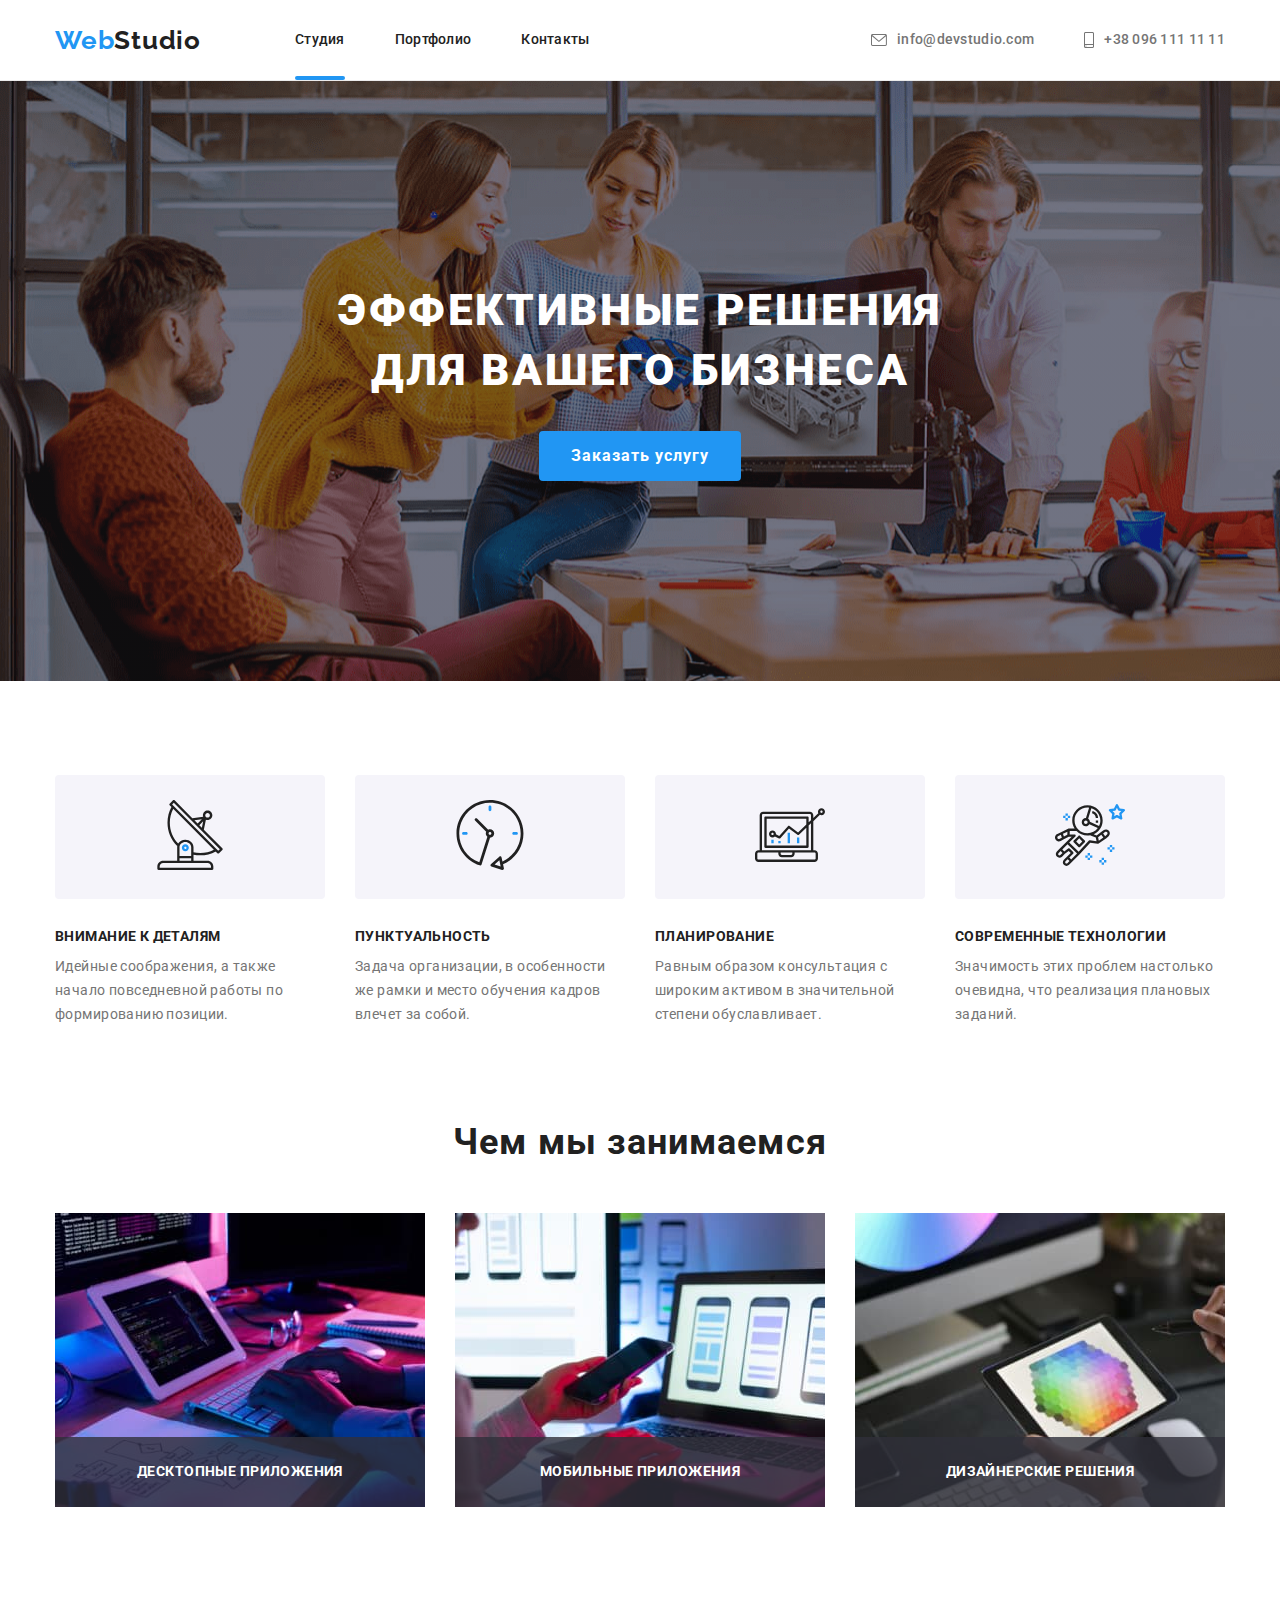
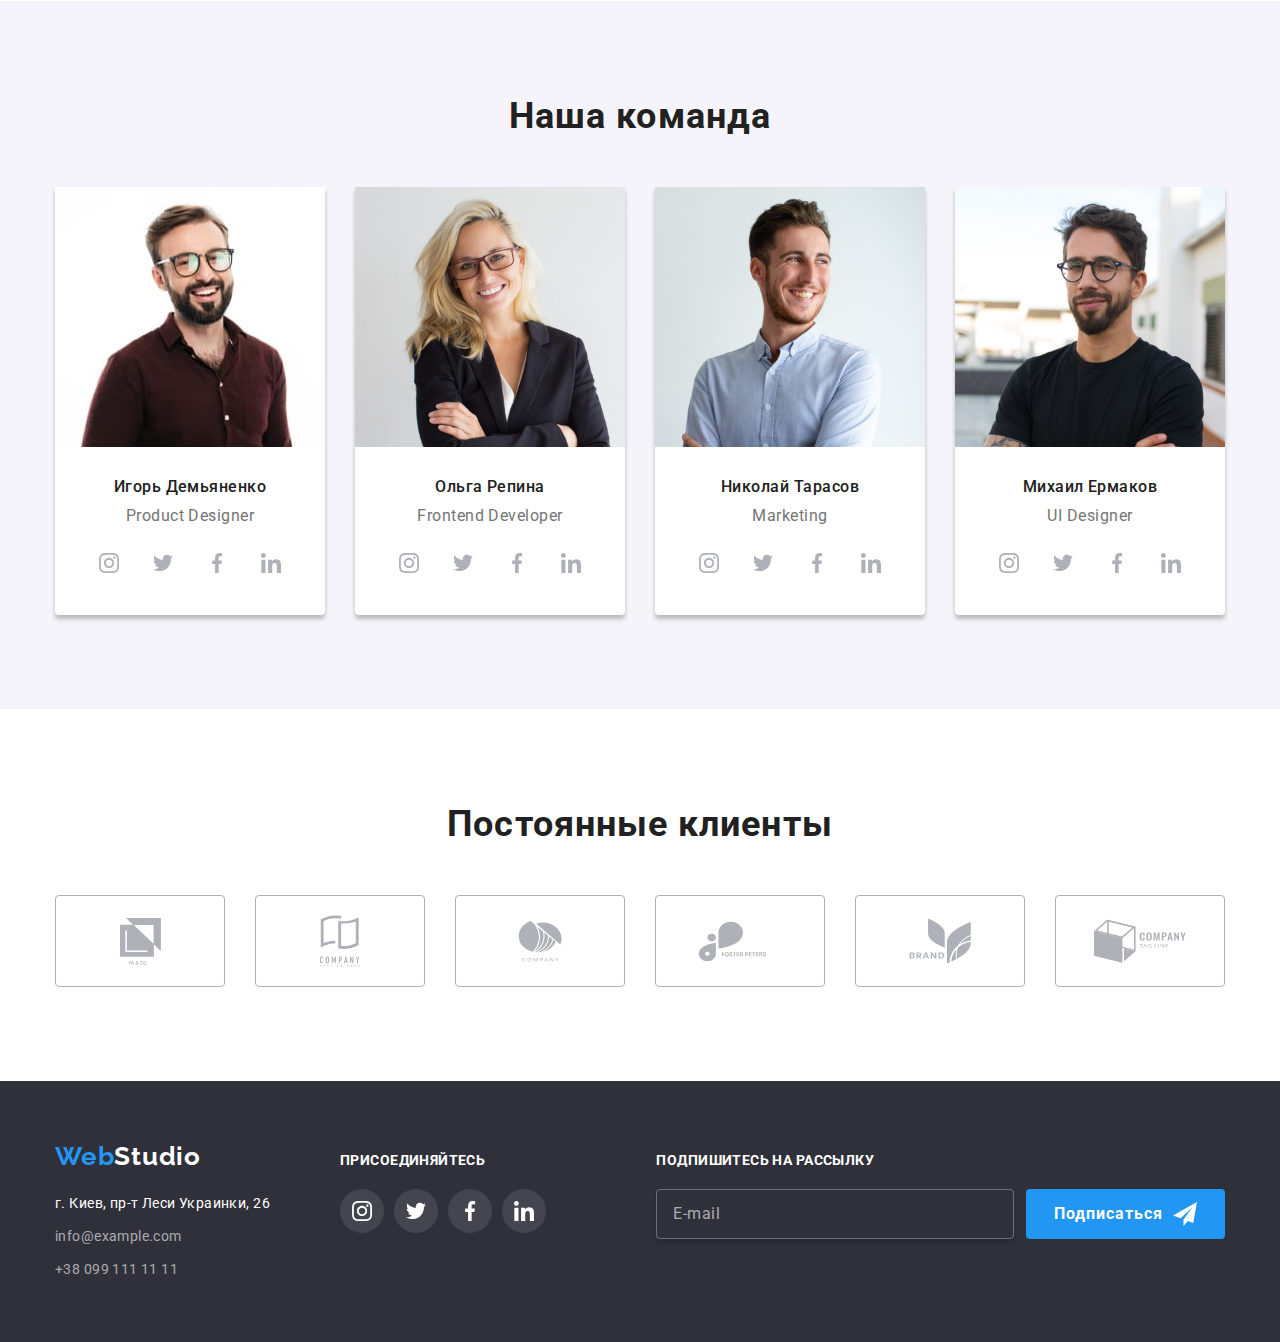
<file: index.html>
<!DOCTYPE html>
<html lang="ru">
  <head>
    <meta charset="UTF-8" />
    <meta http-equiv="X-UA-Compatible" content="IE=edge" />
    <meta name="viewport" content="width=device-width, initial-scale=1.0" />
    <link rel="preconnect" href="https://fonts.googleapis.com" />
    <link rel="preconnect" href="https://fonts.gstatic.com" crossorigin />
    <link
      href="https://fonts.googleapis.com/css2?family=Raleway:wght@700&family=Roboto:wght@400;500;700;900&display=swap"
      rel="stylesheet"
    />
    <title>Mainpage</title>
    <link
      rel="stylesheet"
      href="https://cdnjs.cloudflare.com/ajax/libs/modern-normalize/1.0.0/modern-normalize.min.css"
    />
    <link rel="stylesheet" href="./css/styles.css" />
  </head>
  <body>
    <header class="header-page">
      <div class="container">
        <nav class="header-nav">
          <a href="./index.html" class="logo link" lang="en"
            ><span class="logoletter">Web</span>Studio</a
          >
          <ul class="header-menu list">
            <li class="header-menu-item">
              <a class="header-menu-link link current" href="./index.html"
                >Студия</a
              >
            </li>
            <li class="header-menu-item">
              <a class="header-menu-link link" href="./portfolio.html"
                >Портфолио</a
              >
            </li>
            <li class="header-menu-item">
              <a class="header-menu-link link" href="">Контакты</a>
            </li>
          </ul>
        </nav>
        <ul class="header-addr list">
          <li class="headder-addr-item">
            <a href="email:info@devstudio.com" class="link-envelope link"
              ><svg class="icon-envelope" width="16" height="12">
                <use href="./images/icons.svg#icon-envelope"></use>
              </svg>
              info@devstudio.com</a
            >
          </li>
          <li class="headder-addr-item">
            <a href="tel:+380961111111" class="link-smartphone link">
              <svg class="icon-smartphone" width="10" height="16">
                <use href="./images/icons.svg#icon-smartphone"></use>
              </svg>
              +38 096 111 11 11</a
            >
          </li>
        </ul>
      </div>
    </header>

    <main>
      <section class="hero">
        <div class="container">
          <h1 class="hero-header">Эффективные решения для вашего бизнеса</h1>
          <button class="hero-button btn" type="button" data-modal-open>
            Заказать услугу
          </button>
        </div>
      </section>
      <section class="features">
        <h2 class="visually-hidden">Features</h2>
        <div class="container">
          <ul class="features-list list">
            <li class="features-items">
              <div class="features-icon-block">
                <svg class="features-icon">
                  <use href="./images/icons.svg#icon-antenna"></use>
                </svg>
              </div>
              <h3 class="features-item-header">Внимание к деталям</h3>
              <p class="features-item-text">
                Идейные соображения, а также начало повседневной работы по
                формированию позиции.
              </p>
            </li>
            <li class="features-items">
              <div class="features-icon-block">
                <svg class="features-icon">
                  <use href="./images/icons.svg#icon-clock"></use>
                </svg>
              </div>
              <h3 class="features-item-header">Пунктуальность</h3>
              <p class="features-item-text">
                Задача организации, в особенности же рамки и место обучения
                кадров влечет за собой.
              </p>
            </li>
            <li class="features-items">
              <div class="features-icon-block">
                <svg class="features-icon">
                  <use href="./images/icons.svg#icon-diagram"></use>
                </svg>
              </div>
              <h3 class="features-item-header">Планирование</h3>
              <p class="features-item-text">
                Равным образом консультация с широким активом в значительной
                степени обуславливает.
              </p>
            </li>
            <li class="features-items">
              <div class="features-icon-block">
                <svg class="features-icon">
                  <use href="./images/icons.svg#icon-astronaut"></use>
                </svg>
              </div>
              <h3 class="features-item-header">Современные технологии</h3>
              <p class="features-item-text">
                Значимость этих проблем настолько очевидна, что реализация
                плановых заданий.
              </p>
            </li>
          </ul>
        </div>
      </section>
      <section class="what-we-do">
        <div class="container">
          <h2 class="what-we-do__header">Чем мы занимаемся</h2>
          <ul class="what-we-do__list list">
            <li class="what-we-do-item">
              <img
                class="what-we-do-item__img"
                src="./images/box1.jpg"
                alt="работа над десктопными приложениями"
                width="370"
                height="294"
              />
              <p class="what-we-do-item__text">Десктопные приложения</p>
            </li>
            <li class="what-we-do-item">
              <img
                class="what-we-do-item__img"
                src="./images/box2.jpg"
                alt="набота над мобильными приложениями"
                width="370"
                height="294"
              />
              <p class="what-we-do-item__text">Мобильные приложения</p>
            </li>
            <li class="what-we-do-item">
              <img
                class="what-we-do-item__img"
                src="./images/box3.jpg"
                alt="работа над планшетами"
                width="370"
                height="294"
              />
              <p class="what-we-do-item__text">Дизайнерские решения</p>
            </li>
          </ul>
        </div>
      </section>
      <section class="team">
        <div class="container">
          <h2 class="team__header">Наша команда</h2>
          <ul class="team__list list">
            <li class="team-item">
              <img
                src="./images/img1.jpg"
                alt="Product designer"
                width="270"
                height="260"
              />
              <div class="team-data">
                <h3 class="team-data__name">Игорь Демьяненко</h3>
                <p class="team-data__prof" lang="en">Product Designer</p>

                <ul class="soc-icons-block list">
                  <li class="soc-icons-block__item">
                    <a
                      href=""
                      class="soc-link"
                      target="_blank"
                      noopener
                      noreferrer
                    >
                      <svg class="soc-icon">
                        <use href="./images/icons.svg#icon-instagram"></use>
                      </svg>
                    </a>
                  </li>
                  <li class="soc-icons-block__item">
                    <a
                      href=""
                      class="soc-link"
                      target="_blank"
                      noopener
                      noreferrer
                    >
                      <svg class="soc-icon">
                        <use href="./images/icons.svg#icon-twitter"></use>
                      </svg>
                    </a>
                  </li>
                  <li class="soc-icons-block__item">
                    <a
                      href=""
                      class="soc-link"
                      target="_blank"
                      noopener
                      noreferrer
                    >
                      <svg class="soc-icon">
                        <use href="./images/icons.svg#icon-facebook"></use>
                      </svg>
                    </a>
                  </li>
                  <li class="soc-icons-block__item">
                    <a
                      href=""
                      class="soc-link"
                      target="_blank"
                      noopener
                      noreferrer
                    >
                      <svg class="soc-icon">
                        <use href="./images/icons.svg#icon-linkedin"></use>
                      </svg>
                    </a>
                  </li>
                </ul>
              </div>
            </li>
            <li class="team-item">
              <img
                src="./images/img2.jpg"
                alt="Frontend Developer"
                width="270"
                height="260"
              />
              <div class="team-data">
                <h3 class="team-data__name">Ольга Репина</h3>
                <p class="team-data__prof" lang="en">Frontend Developer</p>
                <ul class="soc-icons-block list">
                  <li class="soc-icons-block__item">
                    <a
                      href=""
                      class="soc-link"
                      target="_blank"
                      noopener
                      noreferrer
                    >
                      <svg class="soc-icon">
                        <use href="./images/icons.svg#icon-instagram"></use>
                      </svg>
                    </a>
                  </li>
                  <li class="soc-icons-block__item">
                    <a
                      class="soc-link"
                      href=""
                      target="_blank"
                      noopener
                      noreferrer
                    >
                      <svg class="soc-icon">
                        <use href="./images/icons.svg#icon-twitter"></use>
                      </svg>
                    </a>
                  </li>
                  <li class="soc-icons-block__item">
                    <a
                      class="soc-link"
                      href=""
                      target="_blank"
                      noopener
                      noreferrer
                    >
                      <svg class="soc-icon">
                        <use href="./images/icons.svg#icon-facebook"></use>
                      </svg>
                    </a>
                  </li>
                  <li class="soc-icons-block__item">
                    <a
                      class="soc-link"
                      href=""
                      target="_blank"
                      noopener
                      noreferrer
                    >
                      <svg class="soc-icon">
                        <use href="./images/icons.svg#icon-linkedin"></use>
                      </svg>
                    </a>
                  </li>
                </ul>
              </div>
            </li>
            <li class="team-item">
              <img
                src="./images/img3.jpg"
                alt="Marketing"
                width="270"
                height="260"
              />
              <div class="team-data">
                <h3 class="team-data__name">Николай Тарасов</h3>
                <p class="team-data__prof" lang="en">Marketing</p>
                <ul class="soc-icons-block list">
                  <li class="soc-icons-block__item">
                    <a
                      class="soc-link"
                      href=""
                      target="_blank"
                      noopener
                      noreferrer
                    >
                      <svg class="soc-icon">
                        <use href="./images/icons.svg#icon-instagram"></use>
                      </svg>
                    </a>
                  </li>
                  <li class="soc-icons-block__item">
                    <a
                      class="soc-link"
                      href=""
                      target="_blank"
                      noopener
                      noreferrer
                    >
                      <svg class="soc-icon">
                        <use href="./images/icons.svg#icon-twitter"></use>
                      </svg>
                    </a>
                  </li>
                  <li class="soc-icons-block__item">
                    <a
                      class="soc-link"
                      href=""
                      target="_blank"
                      noopener
                      noreferrer
                    >
                      <svg class="soc-icon">
                        <use href="./images/icons.svg#icon-facebook"></use>
                      </svg>
                    </a>
                  </li>
                  <li class="soc-icons-block__item">
                    <a
                      class="soc-link"
                      href=""
                      target="_blank"
                      noopener
                      noreferrer
                    >
                      <svg class="soc-icon">
                        <use href="./images/icons.svg#icon-linkedin"></use>
                      </svg>
                    </a>
                  </li>
                </ul>
              </div>
            </li>
            <li class="team-item">
              <img
                src="./images/img4.jpg"
                alt="UI Designer"
                width="270"
                height="260"
              />
              <div class="team-data">
                <h3 class="team-data__name">Михаил Ермаков</h3>
                <p class="team-data__prof" lang="en">UI Designer</p>
                <ul class="soc-icons-block list">
                  <li class="soc-icons-block__item">
                    <a
                      class="soc-link"
                      href=""
                      target="_blank"
                      noopener
                      noreferrer
                    >
                      <svg class="soc-icon">
                        <use href="./images/icons.svg#icon-instagram"></use>
                      </svg>
                    </a>
                  </li>
                  <li class="soc-icons-block__item">
                    <a
                      class="soc-link"
                      href=""
                      target="_blank"
                      noopener
                      noreferrer
                    >
                      <svg class="soc-icon">
                        <use href="./images/icons.svg#icon-twitter"></use>
                      </svg>
                    </a>
                  </li>
                  <li class="soc-icons-block__item">
                    <a
                      class="soc-link"
                      href=""
                      target="_blank"
                      noopener
                      noreferrer
                    >
                      <svg class="soc-icon">
                        <use href="./images/icons.svg#icon-facebook"></use>
                      </svg>
                    </a>
                  </li>
                  <li class="soc-icons-block__item">
                    <a
                      class="soc-link"
                      href=""
                      target="_blank"
                      noopener
                      noreferrer
                    >
                      <svg class="soc-icon">
                        <use href="./images/icons.svg#icon-linkedin"></use>
                      </svg>
                    </a>
                  </li>
                </ul>
              </div>
            </li>
          </ul>
        </div>
      </section>

      <section class="clients">
        <div class="container">
          <h2 class="clients__header">Постоянные клиенты</h2>
          <ul class="clients__list list">
            <li class="client-item">
              <a
                href=""
                class="client-link"
                target="_blank"
                noopener
                noreferrer
              >
                <svg class="client-icon" width="41" height="47">
                  <use href="./images/icons.svg#icon-group-1"></use>
                </svg>
              </a>
            </li>
            <li class="client-item">
              <a
                href=""
                class="client-link"
                target="_blank"
                noopener
                noreferrer
              >
                <svg class="client-icon" width="40" height="52">
                  <use href="./images/icons.svg#icon-group-2"></use>
                </svg>
              </a>
            </li>
            <li class="client-item">
              <a
                href=""
                class="client-link"
                target="_blank"
                noopener
                noreferrer
              >
                <svg class="client-icon" width="44" height="42">
                  <use href="./images/icons.svg#icon-group-3"></use>
                </svg>
              </a>
            </li>
            <li class="client-item">
              <a
                href=""
                class="client-link"
                target="_blank"
                noopener
                noreferrer
              >
                <svg class="client-icon" width="85" height="41">
                  <use href="./images/icons.svg#icon-group-4"></use>
                </svg>
              </a>
            </li>
            <li class="client-item">
              <a
                href=""
                class="client-link"
                target="_blank"
                noopener
                noreferrer
              >
                <svg class="client-icon" width="63" height="46">
                  <use href="./images/icons.svg#icon-group-5"></use>
                </svg>
              </a>
            </li>
            <li class="client-item">
              <a
                href=""
                class="client-link"
                target="_blank"
                noopener
                noreferrer
              >
                <svg class="client-icon" width="94" height="44">
                  <use href="./images/icons.svg#icon-group-6"></use>
                </svg>
              </a>
            </li>
          </ul>
        </div>
      </section>
    </main>

    <footer class="footer">
      <div class="container">
        <div class="address-block">
          <a href="./index.html" lang="en" class="logo logo-footer link"
            ><span class="logoletter">Web</span>Studio
          </a>
          <address class="address">
            <ul class="footer-list list">
              <li class="footer-item">
                <a
                  href="https://www.google.com/maps/d/viewer?msa=0&mid=10uSM3H-mIU3GznYo2szRIEphczw&ll=50.427407309700655%2C30.538310300981728&z=18"
                  class="footer-addressletter link"
                  target="_blank"
                  noopener
                  noreferrer
                  >г. Киев, пр-т Леси Украинки, 26</a
                >
              </li>
              <li class="footer-item">
                <a href="mailto:info@example.com" class="link footer-tel"
                  >info@example.com</a
                >
              </li>
              <li class="footer-item">
                <a href="tel:+380991111111" class="link footer-tel"
                  >+38 099 111 11 11</a
                >
              </li>
            </ul>
          </address>
        </div>
        <div class="social-block">
          <p>присоединяйтесь</p>
          <ul class="soc-icons-block list">
            <li class="soc-icons-block__item">
              <a href="" class="soc-link" target="_blank" noopener noreferrer>
                <svg class="soc-icon soc-icon--f">
                  <use href="./images/icons.svg#icon-instagram"></use>
                </svg>
              </a>
            </li>
            <li class="soc-icons-block__item">
              <a href="" class="soc-link" target="_blank" noopener noreferrer>
                <svg class="soc-icon soc-icon--f">
                  <use href="./images/icons.svg#icon-twitter"></use>
                </svg>
              </a>
            </li>
            <li class="soc-icons-block__item">
              <a href="" class="soc-link" target="_blank" noopener noreferrer>
                <svg class="soc-icon soc-icon--f">
                  <use href="./images/icons.svg#icon-facebook"></use>
                </svg>
              </a>
            </li>
            <li class="soc-icons-block__item">
              <a href="" class="soc-link" target="_blank" noopener noreferrer>
                <svg class="soc-icon soc-icon--f">
                  <use href="./images/icons.svg#icon-linkedin"></use>
                </svg>
              </a>
            </li>
          </ul>
        </div>
        <div class="subscription-block">
          <p>Подпишитесь на рассылку</p>
          <form action="#" class="email-field">
            <input
              type="email"
              name="email"
              placeholder="E-mail"
              autocomplete="off"
            />
            <button type="submit" class="subscription-btn">
              Подписаться
              <svg class="icon-send">
                <use href="./images/icons.svg#icon-send"></use>
              </svg>
            </button>
          </form>
        </div>
      </div>
    </footer>

    <div class="backdrop is-hidden" data-modal>
      <div class="modal">
        <button type="button" class="btn-close" data-modal-close>
          <svg class="close-icon" width="18" height="18">
            <use href="./images/icons.svg#icon-close"></use>
          </svg>
        </button>
        <p>Оставьте свои данные, мы вам перезвоним</p>
        <form class="form-inputs">
          <ul class="list">
            <li class="form-item">
              <label
                >Имя
                <input type="text" name="person-name" />
                <svg class="form-icons">
                  <use href="./images/icons.svg#icon-person"></use>
                </svg>
              </label>
            </li>
            <li class="form-item">
              <label
                >Телефон
                <input type="phone" name="person-phone" />
                <svg class="form-icons">
                  <use href="./images/icons.svg#icon-phone"></use>
                </svg>
              </label>
            </li>
            <li class="form-item">
              <label
                >Почта
                <input type="email" name="person-email" />
                <svg class="form-icons">
                  <use href="./images/icons.svg#icon-email"></use>
                </svg>
              </label>
            </li>
            <li class="form-item">
              <label
                >Коментарий
                <textarea
                  name="person-comment"
                  placeholder="Введите текст"
                ></textarea>
              </label>
            </li>
          </ul>
          <div class="terms-block">
            <label class="terms-label"
              >Соглашаюсь с рассылкой и принимаю &nbsp;
              <span><a href="" noopener noreferer>Условия договора</a></span>
              <input type="checkbox" name="terms" class="terms-input" />
              <span>
                <svg class="icon-check">
                  <use href="./images/icons.svg#icon-check"></use>
                </svg>
              </span>
            </label>
          </div>
          <button type="submit" class="submit btn">Отправить</button>
        </form>
      </div>
    </div>
    <script src="js/modal.js"></script>
  </body>
</html>
</file>
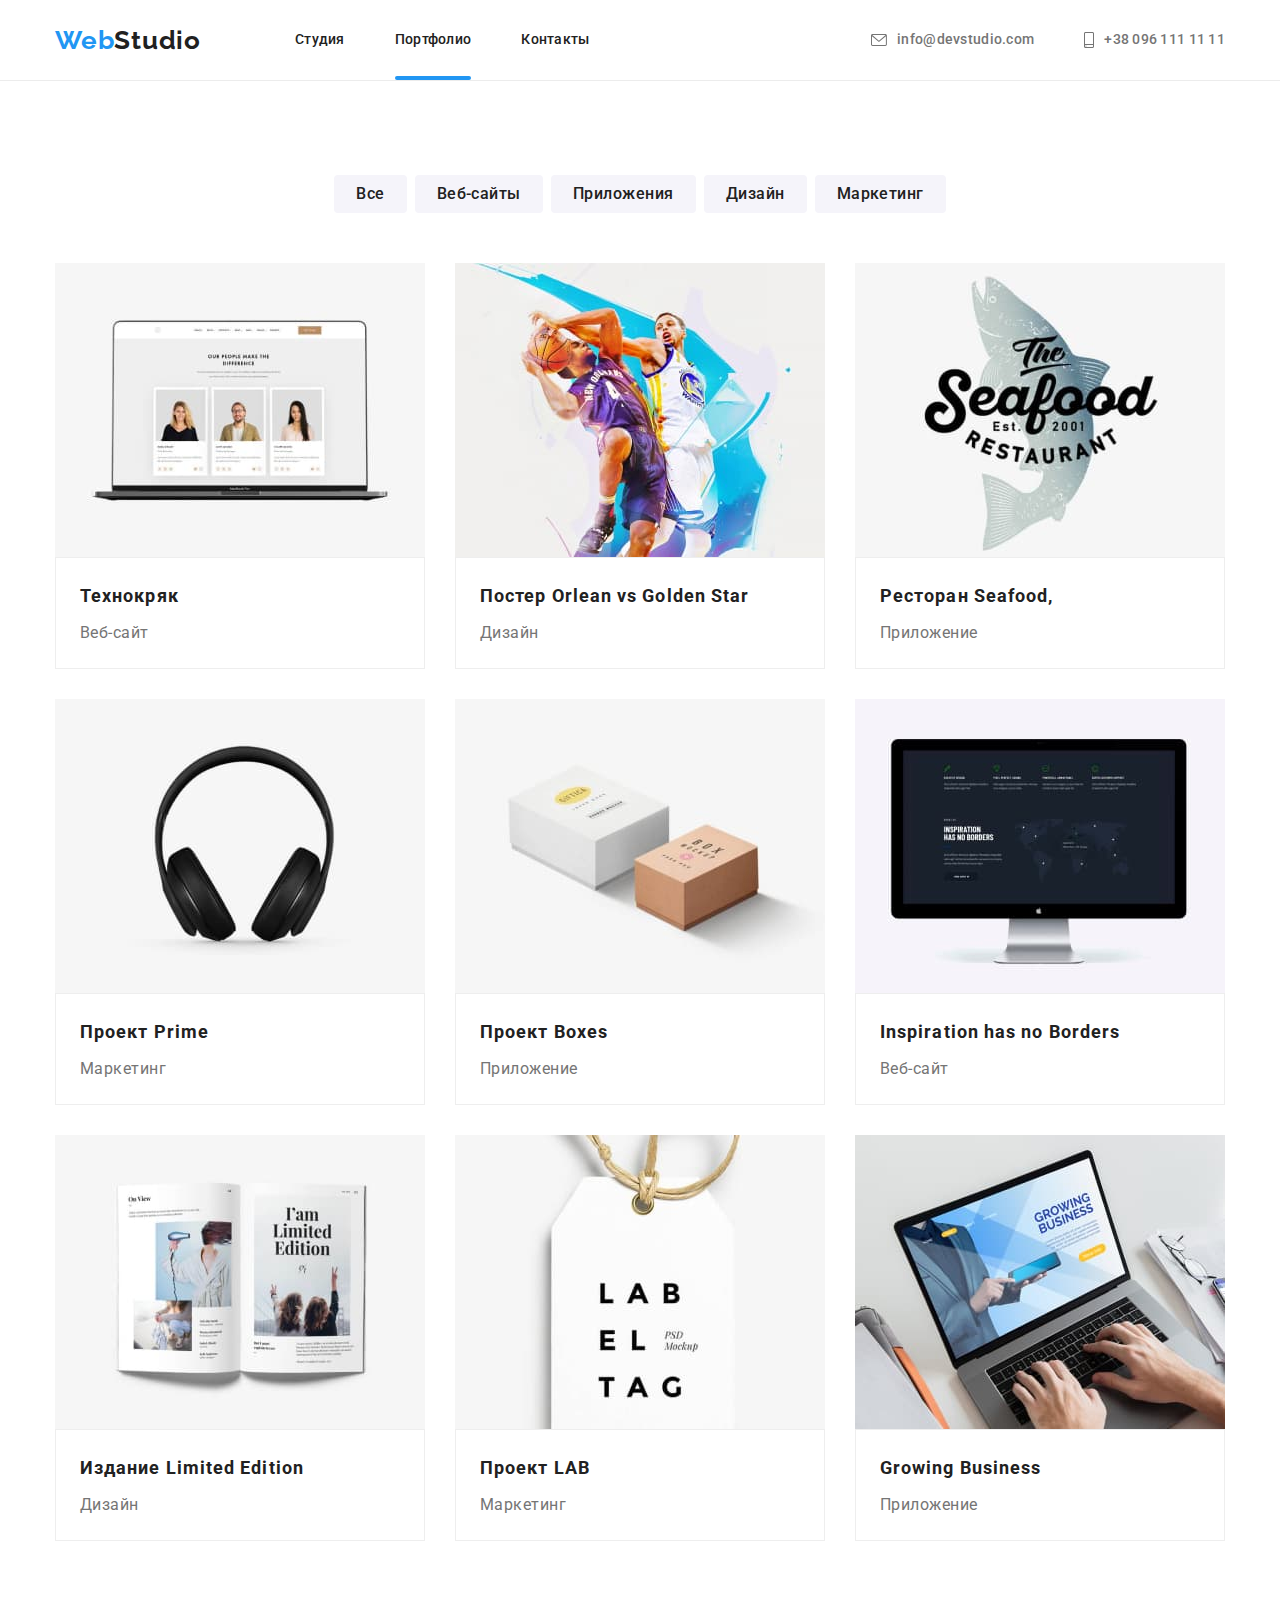
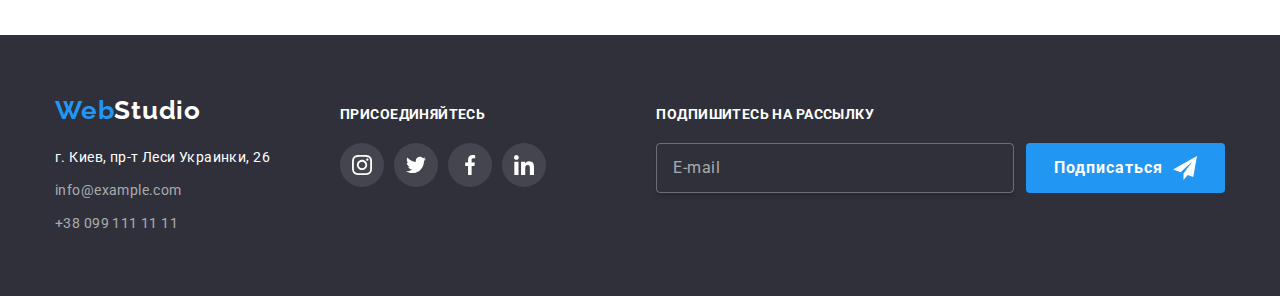
<file: portfolio.html>
<!DOCTYPE html>
<html lang="en">
  <head>
    <meta charset="UTF-8" />
    <meta http-equiv="X-UA-Compatible" content="IE=edge" />
    <meta name="viewport" content="width=device-width, initial-scale=1.0" />
    <link rel="preconnect" href="https://fonts.googleapis.com" />
    <link rel="preconnect" href="https://fonts.gstatic.com" crossorigin />
    <link
      href="https://fonts.googleapis.com/css2?family=Raleway:wght@700&family=Roboto:wght@400;500;700;900&display=swap"
      rel="stylesheet"
    />
    <title>Portfolio</title>
    <link
      rel="stylesheet"
      href="https://cdnjs.cloudflare.com/ajax/libs/modern-normalize/1.0.0/modern-normalize.min.css"
    />
    <link rel="stylesheet" href="./css/styles.css" />
  </head>

  <body>
    <header class="header-page">
      <div class="container">
        <nav class="header-nav">
          <a href="./index.html" class="logo link" lang="en"
            ><span class="logoletter">Web</span>Studio</a
          >
          <ul class="header-menu list">
            <li class="header-menu-item">
              <a class="header-menu-link link" href="./index.html">Студия</a>
            </li>
            <li class="header-menu-item">
              <a class="header-menu-link link current" href="./portfolio.html"
                >Портфолио</a
              >
            </li>
            <li class="header-menu-item">
              <a class="header-menu-link link" href="">Контакты</a>
            </li>
          </ul>
        </nav>
        <ul class="header-addr list">
          <li class="headder-addr-item">
            <a href="email:info@devstudio.com" class="link-envelope link"
              ><svg class="icon-envelope" width="16" height="12">
                <use href="./images/icons.svg#icon-envelope"></use>
              </svg>
              info@devstudio.com</a
            >
          </li>
          <li class="headder-addr-item">
            <a href="tel:+380961111111" class="link-smartphone link">
              <svg class="icon-smartphone" width="10" height="16">
                <use href="./images/icons.svg#icon-smartphone"></use>
              </svg>
              +38 096 111 11 11</a
            >
          </li>
        </ul>
      </div>
    </header>

    <main>
      <section class="filter">
        <h2 class="visually-hidden">Галерея</h2>
        <div class="container">
          <ul class="filter-list list">
            <li class="filter-item">
              <button class="filter-button btn" type="button">Все</button>
            </li>
            <li class="filter-item">
              <button class="filter-button btn" type="button">Веб-сайты</button>
            </li>
            <li class="filter-item">
              <button class="filter-button btn" type="button">
                Приложения
              </button>
            </li>
            <li class="filter-item">
              <button class="filter-button btn" type="button">Дизайн</button>
            </li>
            <li class="filter-item">
              <button class="filter-button btn" type="button">Маркетинг</button>
            </li>
          </ul>

          <ul class="gallery-list list">
            <li class="gallery-item">
              <a href="" class="g-link">
                <div class="overlay">
                  <img
                    src="./images/portfolio/img1-laptop.jpg"
                    alt="laptop"
                    width="370"
                    height="294"
                  />
                  <p class="over-text">
                    Технокряк это современная площадка распространения
                    коронавируса. Компании используют эту платформу для
                    цифрового шпионажа и атак на защищённые сервера конкурентов.
                  </p>
                </div>
                <div class="gallery-data">
                  <h2 class="gallery-header">Технокряк</h2>
                  <p class="gallery-type">Веб-сайт</p>
                </div>
              </a>
            </li>
            <li class="gallery-item">
              <a href="" class="g-link">
                <img
                  src="./images/portfolio/img2-basketball.jpg"
                  alt="poster"
                  width="370"
                  height="294"
                />
                <div class="gallery-data">
                  <h2 class="gallery-header">
                    Постер <span lang="en">Orlean vs Golden Star</span>
                  </h2>
                  <p class="gallery-type">Дизайн</p>
                </div>
              </a>
            </li>
            <li class="gallery-item">
              <a href="" class="g-link">
                <img
                  src="./images/portfolio/img3-seafood.jpg"
                  alt="laptop"
                  width="370"
                  height="294"
                />
                <div class="gallery-data">
                  <h2 class="gallery-header">
                    Ресторан <span lang="en">Seafood,</span>
                  </h2>
                  <p class="gallery-type">Приложение</p>
                </div>
              </a>
            </li>
            <li class="gallery-item">
              <a href="" class="g-link">
                <img
                  src="./images/portfolio/img4-headphones.jpg"
                  alt="laptop"
                  width="370"
                  height="294"
                />
                <div class="gallery-data">
                  <h2 class="gallery-header">Проект Prime</h2>
                  <p class="gallery-type">Маркетинг</p>
                </div>
              </a>
            </li>
            <li class="gallery-item">
              <a href="" class="g-link">
                <img
                  src="./images/portfolio/img5-boxes.jpg"
                  alt="laptop"
                  width="370"
                  height="294"
                />
                <div class="gallery-data">
                  <h2 class="gallery-header">
                    Проект <span lang="en"> Boxes</span>
                  </h2>
                  <p class="gallery-type">Приложение</p>
                </div>
              </a>
            </li>
            <li class="gallery-item">
              <a href="" class="g-link">
                <img
                  src="./images/portfolio/img6-monitor.jpg"
                  alt="laptop"
                  width="370"
                  height="294"
                />
                <div class="gallery-data">
                  <h2 class="gallery-header" lang="en">
                    Inspiration has no Borders
                  </h2>
                  <p class="gallery-type">Веб-сайт</p>
                </div>
              </a>
            </li>
            <li class="gallery-item">
              <a href="" class="g-link">
                <img
                  src="./images/portfolio/img7-magazine.jpg"
                  alt="laptop"
                  width="370"
                  height="294"
                />
                <div class="gallery-data">
                  <h2 class="gallery-header">
                    Издание <span lang="en">Limited Edition</span>
                  </h2>
                  <p class="gallery-type">Дизайн</p>
                </div>
              </a>
            </li>
            <li class="gallery-item">
              <a href="" class="g-link">
                <img
                  src="./images/portfolio/img8-label.jpg"
                  alt="laptop"
                  width="370"
                  height="294"
                />
                <div class="gallery-data">
                  <h2 class="gallery-header">
                    Проект <span lang="en">LAB</span>
                  </h2>
                  <p class="gallery-type">Маркетинг</p>
                </div>
              </a>
            </li>
            <li class="gallery-item">
              <a href="" class="g-link">
                <img
                  src="./images/portfolio/img9-workonlaptop.jpg"
                  alt="laptop"
                  width="370"
                  height="294"
                />
                <div class="gallery-data">
                  <h2 class="gallery-header" lang="en">Growing Business</h2>
                  <p class="gallery-type">Приложение</p>
                </div>
              </a>
            </li>
          </ul>
        </div>
      </section>
    </main>

    <footer class="footer">
      <div class="container">
        <div class="address-block">
          <a href="./index.html" lang="en" class="logo logo-footer link"
            ><span class="logoletter">Web</span>Studio
          </a>
          <address class="address">
            <ul class="footer-list list">
              <li class="footer-item">
                <a
                  href="https://www.google.com/maps/d/viewer?msa=0&mid=10uSM3H-mIU3GznYo2szRIEphczw&ll=50.427407309700655%2C30.538310300981728&z=18"
                  class="footer-addressletter link"
                  target="_blank"
                  noopener
                  noreferrer
                  >г. Киев, пр-т Леси Украинки, 26</a
                >
              </li>
              <li class="footer-item">
                <a href="mailto:info@example.com" class="link footer-tel"
                  >info@example.com</a
                >
              </li>
              <li class="footer-item">
                <a href="tel:+380991111111" class="link footer-tel"
                  >+38 099 111 11 11</a
                >
              </li>
            </ul>
          </address>
        </div>
        <div class="social-block">
          <p>присоединяйтесь</p>
          <ul class="soc-icons-block list">
            <li class="soc-icons-block__item">
              <a href="" class="soc-link" target="_blank" noopener noreferrer>
                <svg class="soc-icon soc-icon--f">
                  <use href="./images/icons.svg#icon-instagram"></use>
                </svg>
              </a>
            </li>
            <li class="soc-icons-block__item">
              <a href="" class="soc-link" target="_blank" noopener noreferrer>
                <svg class="soc-icon soc-icon--f">
                  <use href="./images/icons.svg#icon-twitter"></use>
                </svg>
              </a>
            </li>
            <li class="soc-icons-block__item">
              <a href="" class="soc-link" target="_blank" noopener noreferrer>
                <svg class="soc-icon soc-icon--f">
                  <use href="./images/icons.svg#icon-facebook"></use>
                </svg>
              </a>
            </li>
            <li class="soc-icons-block__item">
              <a href="" class="soc-link" target="_blank" noopener noreferrer>
                <svg class="soc-icon soc-icon--f">
                  <use href="./images/icons.svg#icon-linkedin"></use>
                </svg>
              </a>
            </li>
          </ul>
        </div>
        <div class="subscription-block">
          <p>Подпишитесь на рассылку</p>
          <form action="#" class="email-field">
            <input
              type="email"
              name="email"
              placeholder="E-mail"
              autocomplete="off"
            />
            <button type="submit" class="subscription-btn">
              Подписаться
              <svg class="icon-send">
                <use href="./images/icons.svg#icon-send"></use>
              </svg>
            </button>
          </form>
        </div>
      </div>
    </footer>
  </body>
</html>
</file>
<file: css/styles.css>
:root {
  --maintext-color: #212121;
  --activebutton-textcolor: #ffffff;
  --active-color: #2196f3;
  --time-anim: 250ms;
  --trform-style: cubic-bezier(0.4, 0, 0.2, 1);
}

body {
  font-family: "Roboto", sans-serif;
  color: #757575;
}
p,
h1,
h2,
h3,
h4,
h5,
h6 {
  margin: 0;
}
.visually-hidden {
  position: absolute;
  width: 1px;
  height: 1px;
  margin: -1px;
  padding: 0;
  overflow: hidden;
  border: 0;
  clip: rect(0 0 0 0);
}
.list {
  list-style: none;
  margin: 0;
  padding: 0;
}

.link {
  color: #757575;
  text-decoration: none;
  transition: color var(--time-anim) var(--trform-style);
}
.link:hover,
.link:focus {
  color: var(--active-color);
}

/* ------------INDEX--------------- */
.container {
  width: 1200px;
  padding: 0 15px;
  margin: 0 auto;
}
.header-page {
  border-bottom: 1px solid #ececec;

  font-weight: 500;
  font-size: 14px;
  line-height: 1.14;
  letter-spacing: 0.02em;
}
.header-page .container {
  display: flex;
  flex-basis: auto;
  align-items: center;
}

.logo {
  color: var(--maintext-color);

  font-family: "Raleway", sans-serif;
  font-weight: bold;
  font-size: 26px;
  line-height: 1.19;
  letter-spacing: 0.03em;
}
.logoletter {
  color: var(--active-color);
}
.header-nav {
  display: flex;
  align-items: center;
}
.header-menu {
  display: flex;
  margin-left: 94px;
}
.header-menu-item:not(:last-child) {
  margin-right: 50px;
}
.header-menu-link {
  padding: 32px 0;
  color: var(--maintext-color);
  position: relative;
}
.current::after {
  content: "";
  position: absolute;
  width: 100%;
  height: 4px;
  border-radius: 4px;
  background-color: var(--active-color);
  bottom: -1px;
  left: 0;
}
.header-addr {
  display: flex;
  margin-left: auto;
}
.header-addr .link {
  display: flex;
  padding-top: 32px;
  padding-bottom: 32px;
  align-items: center;
}
.headder-addr-item + .headder-addr-item {
  margin-left: 50px;
}

.icon-envelope,
.icon-smartphone {
  fill: #757575;
  margin-right: 10px;
}

.link-envelope:hover .icon-envelope,
.link-envelope:focus .icon-envelope {
  fill: var(--active-color);
}
.link-smartphone:hover .icon-smartphone,
.link-smartphone:focus .icon-smartphone {
  fill: var(--active-color);
}

/*  ---------  HERO  --------- */

.hero {
  max-width: 1600px;
  padding-top: 200px;
  padding-bottom: 200px;
  margin: auto;
  background-color: #c4c4c4;
  background-image: linear-gradient(to right, #2f303a40, #2f303a40),
    url(../images/backgroung-Img.png);
}

.hero-header {
  width: 696px;
  margin: 0 auto;
  text-align: center;

  color: #ffffff;

  font-weight: 900;
  font-size: 44px;
  line-height: 1.36;
  letter-spacing: 0.06em;
  text-transform: uppercase;
}
.hero-button {
  display: block;
  margin: 30px auto 0;
  padding: 10px 32px;

  border-radius: 4px;
  border-style: none;

  font-weight: bold;
  font-size: 16px;
  line-height: 1.87;
  letter-spacing: 0.06em;

  color: #ffffff;
  background: var(--active-color);
}
.btn {
  cursor: pointer;
}
.features {
  padding-top: 94px;
  padding-bottom: 94px;
}
.features-list {
  display: flex;
}
.features-items {
  width: 270px;
}
.features-items:not(:last-child) {
  margin-right: 30px;
}

.features-item-header {
  margin-bottom: 10px;
  font-weight: bold;
  font-size: 14px;
  line-height: 1.14;
  letter-spacing: 0.03em;
  text-transform: uppercase;

  color: var(--maintext-color);
}
.features-item-text {
  padding-right: 10px;

  font-size: 14px;
  line-height: 1.71;
  letter-spacing: 0.03em;
}
.features-icon-block {
  padding: 25px 100px;
  margin-bottom: 30px;
  background-color: #f5f4fa;
  border-radius: 4px;
}
.features-icon {
  height: 70px;
  width: 70px;
}
.what-we-do {
  padding-bottom: 94px;
}
img {
  display: block;
}
.what-we-do__header {
  text-align: center;
  margin-bottom: 50px;

  font-weight: bold;
  font-size: 36px;
  line-height: 1.17;
  letter-spacing: 0.03em;

  color: var(--maintext-color);
}
.what-we-do__list {
  display: flex;
}
.what-we-do-item {
  position: relative;
}
.what-we-do-item__text {
  position: absolute;
  bottom: 0;
  width: 100%;
  height: 70px;

  display: flex;
  justify-content: center;
  align-items: center;

  color: var(--activebutton-textcolor);
  background-color: rgba(47, 48, 58, 0.8);

  text-transform: uppercase;
  font-weight: bold;
  font-size: 14px;
  line-height: 1.16px;
  letter-spacing: 0.03em;
}
.what-we-do-item:not(:last-child) {
  margin-right: 30px;
}
.team {
  padding-top: 94px;
  padding-bottom: 94px;
  background-color: #f5f4fa;
}

.team__header {
  text-align: center;
  margin-bottom: 50px;

  font-weight: bold;
  font-size: 36px;
  line-height: 1.17;
  letter-spacing: 0.03em;

  color: var(--maintext-color);
}
.team__list {
  display: flex;
}
.team-item:not(:last-child) {
  margin-right: 30px;
}
.team-item {
  background-color: #ffffff;
  border-color: #afb1b8;
  box-shadow: 0 4px 4px rgba(0, 0, 0, 0.25);
  border-radius: 0 0 4px 4px;
}
.team-data {
  padding: 30px 32px;
  text-align: center;
}
.team-data__name {
  margin-bottom: 10px;

  font-weight: 500;
  font-size: 16px;
  line-height: 1.19;
  letter-spacing: 0.03em;

  color: var(--maintext-color);
}
.team-data__prof {
  margin-bottom: 16px;
  font-size: 16px;
  line-height: 1.19;
  letter-spacing: 0.03em;
}
.soc-icons-block {
  display: flex;
  justify-content: center;
}
.soc-icons-block__item {
  height: 44px;
  width: 44px;
}
.soc-icons-block__item:not(:last-child) {
  margin-right: 10px;
}
.soc-icon {
  height: 20px;
  width: 20px;
  fill: #afb1b8;
}
.soc-link {
  width: 100%;
  height: 100%;
  display: flex;
  justify-content: center;
  align-items: center;
  background-color: rgba(255, 255, 255, 0.1);
  border-radius: 50%;
  transition: background-color var(--time-anim) var(--trform-style),
    fill var(--time-anim) var(--trform-style);
}
.soc-link:hover,
.soc-link:focus {
  background-color: var(--active-color);
  border-radius: 50%;
}
.soc-link:hover .soc-icon,
.soc-link:focus .soc-icon {
  fill: var(--activebutton-textcolor);
}
/* -------- Клиенты ------- */

.clients {
  padding: 94px 0;
}
.clients__header {
  text-align: center;
  margin-bottom: 50px;

  font-weight: bold;
  font-size: 36px;
  line-height: 1.17;
  letter-spacing: 0.03em;

  color: var(--maintext-color);
}
.clients__list {
  display: flex;
  margin: 0;
}
.client-item {
  width: 170px;
  height: 92px;
  justify-content: center;
}
.client-item:not(:last-child) {
  margin-right: 30px;
}
.client-link {
  width: 100%;
  height: 100%;
  display: flex;
  align-items: center;
  justify-content: center;
  border: 1px solid #afb1b8;
  border-radius: 4px;
  transition: border-color var(--time-anim) var(--trform-style);
}
.client-icon {
  fill: #afb1b8;
  transition: fill var(--time-anim) var(--trform-style);
}
.client-link:hover,
.client-link:focus {
  border-color: var(--active-color);
}
.client-link:hover .client-icon,
.client-link:focus .client-icon {
  fill: var(--active-color);
}

/* ---------------- FOOTER ------------ */
.footer {
  margin: 0 auto;
  background-color: rgba(47, 48, 58, 1);
  padding-top: 60px;
  padding-bottom: 60px;
}
.footer .container {
  display: flex;
}
.logo-footer {
  color: #ffffff;
}
.footer-addressletter {
  font-size: 14px;
  line-height: 1.71;
  letter-spacing: 0.03em;
  font-style: normal;
  color: #ffffff;
}
.footer-tel {
  font-size: 14px;
  line-height: 1.71;
  letter-spacing: 0.03em;
  font-style: normal;
  color: rgba(255, 255, 255, 0.6);
}

.footer-list {
  margin-top: 20px;
}
.footer-item:not(:last-child) {
  margin-bottom: 9px;
}
.address-block {
  margin-right: 70px;
}
.social-block,
.subscription-block {
  margin-top: 12px;
  margin-bottom: 40px;
}
.subscription-block {
  margin-left: auto;
}
.social-block p,
.subscription-block p {
  margin-bottom: 20px;

  color: #ffffff;

  font-weight: bold;
  font-size: 14px;
  line-height: 1.14;
  letter-spacing: 0.03em;
  text-transform: uppercase;
}

.soc-icon--f {
  fill: var(--activebutton-textcolor);
}

.subscription-block input {
  padding: 15px 16px;
  margin-right: 12px;
  width: 358px;

  color: #ffffff;

  border: 1px solid #ffffff4d;
  border-radius: 4px;
  background-color: transparent;
  box-shadow: 0 4px 4px rgba(0, 0, 0, 0.15);
}
.email-field {
  display: flex;
}
.subscription-block input::placeholder {
  color: #ffffff99;

  font-size: 16px;
  line-height: 1.25;
  letter-spacing: 0.03em;
}
.subscription-btn {
  display: flex;
  justify-content: center;
  align-items: center;
  padding: 10px 28px;

  border: none;
  border-radius: 4px;
  background-color: var(--active-color);
  color: var(--activebutton-textcolor);

  font-size: 16px;
  font-weight: 700;
  line-height: 1.87;
  letter-spacing: 0.06em;
}
.icon-send {
  width: 24px;
  height: 24px;
  fill: #ffffff;
  margin-left: 10px;
}

/* ------------portfolio-------------*/

.filter-button:hover,
.filter-button:focus {
  color: var(--activebutton-textcolor);
  background-color: #2196f3;
  box-shadow: 0px 4px 4px #00000040;
}
.filter {
  padding-top: 94px;
  padding-bottom: 94px;
}
.filter-button {
  padding: 6px 22px;

  color: var(--maintext-color);
  background-color: #f5f4fa;
  border-style: none;
  border-radius: 4px;

  font-weight: 500;
  font-size: 16px;
  line-height: 1.62;
  text-align: center;
  letter-spacing: 0.03em;

  transition: color var(--time-anim) var(--trform-style),
    background-color var(--time-anim) var(--trform-style),
    box-shadow var(--time-anim) var(--trform-style);
}

.filter-list {
  display: flex;
  justify-content: center;
  margin-bottom: 50px;
}
.filter-item:not(:last-child) {
  margin-right: 8px;
}

.gallery-list {
  display: flex;
  flex-wrap: wrap;
}
.gallery-item:not(:nth-child(3n)) {
  margin-right: 30px;
}
.gallery-item:not(:nth-last-child(-n + 3)) {
  margin-bottom: 30px;
}
.gallery-item:hover,
.gallery-item:focus {
  box-shadow: 0px 4px 4px rgba(0, 0, 0, 0.25);
}
.gallery-data {
  padding: 20px 24px;
  border: 1px solid #eeeeee;
}
.gallery-header {
  margin-bottom: 4px;

  font-weight: bold;
  font-size: 18px;
  line-height: 2;
  letter-spacing: 0.06em;

  color: var(--maintext-color);
}
.gallery-type {
  font-size: 16px;
  line-height: 1.88;
  letter-spacing: 0.03em;

  color: #757575;
}
.g-link {
  text-decoration: none;
}
.g-link:focus .over-text,
.g-link:hover .over-text {
  transform: translateY(0%);
}
.overlay {
  position: relative;
  overflow: hidden;
}
.over-text {
  height: 100%;
  padding: 63px 24px;

  color: var(--activebutton-textcolor);
  background-color: rgba(33, 150, 243, 0.9);

  font-size: 18px;
  line-height: 1.56;
  letter-spacing: 0.03em;

  position: absolute;
  top: 0;
  left: 0;
  overflow: auto;
  transform: translateY(100%);
  transition: transform var(--time-anim) var(--trform-style);
}

/* ----------- Модалка -------------- */

.backdrop {
  position: fixed;
  width: 100vw;
  height: 100vh;
  background-color: rgba(0, 0, 0, 0.2);
  top: 0;
  display: flex;
  justify-content: center;
  align-items: center;
}
.modal {
  width: 528px;
  min-height: 580px;
  background-color: white;
  border-radius: 5px;
  padding: 40px;

  position: relative;
}
.btn-close {
  width: 30px;
  height: 30px;
  border: 1px solid rgba(0, 0, 0, 0.1);
  border-radius: 50%;
  fill: black;
  background-color: unset;

  padding: 4px 0;
  position: absolute;
  top: 8px;
  right: 8px;

  transition: fill var(--time-anim) var(--trform-style);
}
.btn-close:hover,
.btn-close:focus .close-icon {
  fill: var(--active-color);
}
.backdrop.is-hidden {
  opacity: 0;
  visibility: hidden;
  pointer-events: none;
}
.modal p {
  margin-bottom: 12px;
  color: var(--maintext-color);

  font-size: 20px;
  font-weight: 700;
  line-height: 1.15;
  letter-spacing: 0.03em;
  text-align: center;
}

.form-item label {
  display: block;

  font-size: 12px;
  line-height: calc(14 / 12);
  letter-spacing: 0.01em;

  position: relative;
}
.form-item input {
  width: 100%;
  margin: 4px 0 10px;
  padding: 12px 12px 12px 36px;

  border: 1px solid #21212133;
  border-radius: 4px;

  transition: border-color var(--time-anim) var(--trform-style);
}
.form-icons {
  width: 18px;
  height: 18px;
  fill: var(--maintext-color);

  position: absolute;
  top: calc(50% + 4px);
  transform: translateY(-50%);
  left: 11px;

  transition: border-color var(--time-anim) var(--trform-style),
    fill var(--time-anim) var(--trform-style);
}

.form-inputs textarea {
  width: 448px;
  height: 120px;
  padding: 12px 16px;
  margin: 4px 0 20px;

  border: 1px solid #21212133;
  border-radius: 4px;
  resize: none;
}
textarea::placeholder {
  color: #75757580;

  font-family: Roboto;
  font-size: 14px;
  line-height: calc(16 / 14);
  letter-spacing: 0.01em;
}
.form-item input:hover,
.form-item input:focus,
.form-item textarea:hover,
.form-item textarea:focus {
  border-color: var(--active-color);
}
.form-item input:hover + svg,
.form-item input:focus + svg {
  fill: var(--active-color);
}
.terms-block {
  margin-bottom: 30px;
}
.terms-label {
  display: flex;
  justify-content: center;
  padding-left: 20px;
  font-size: 14px;
  line-height: 1.7;
  letter-spacing: 0.03em;
  position: relative;
}
.terms-label a {
  color: var(--active-color);
}
.terms-input {
  appearance: none;
}
.icon-check {
  width: 16px;
  height: 15px;

  border: 1px solid #000000;
  border-radius: 2px;
  fill: white;

  position: absolute;
  top: 2px;
  left: 12px;
}
.terms-input:checked + span .icon-check {
  background-color: var(--active-color);
  border-color: var(--active-color);
  box-shadow: 0 4px 4px #00000040;
}

.submit {
  display: block;
  margin: 0 auto;
  padding: 10px 55px;
  background-color: var(--active-color);
  border: 1px solid var(--active-color);
  border-radius: 4px;

  color: var(--activebutton-textcolor);
  box-shadow: 0 4px 4px 0 #00000040;
  text-shadow: 0 4px 4px rgba(0, 0, 0, 0.25);

  font-weight: 700;
  font-size: 16px;
  line-height: 1.87;
  letter-spacing: 0.06em;
}
/* .modal-item [placeholder] {
} */
</file>
